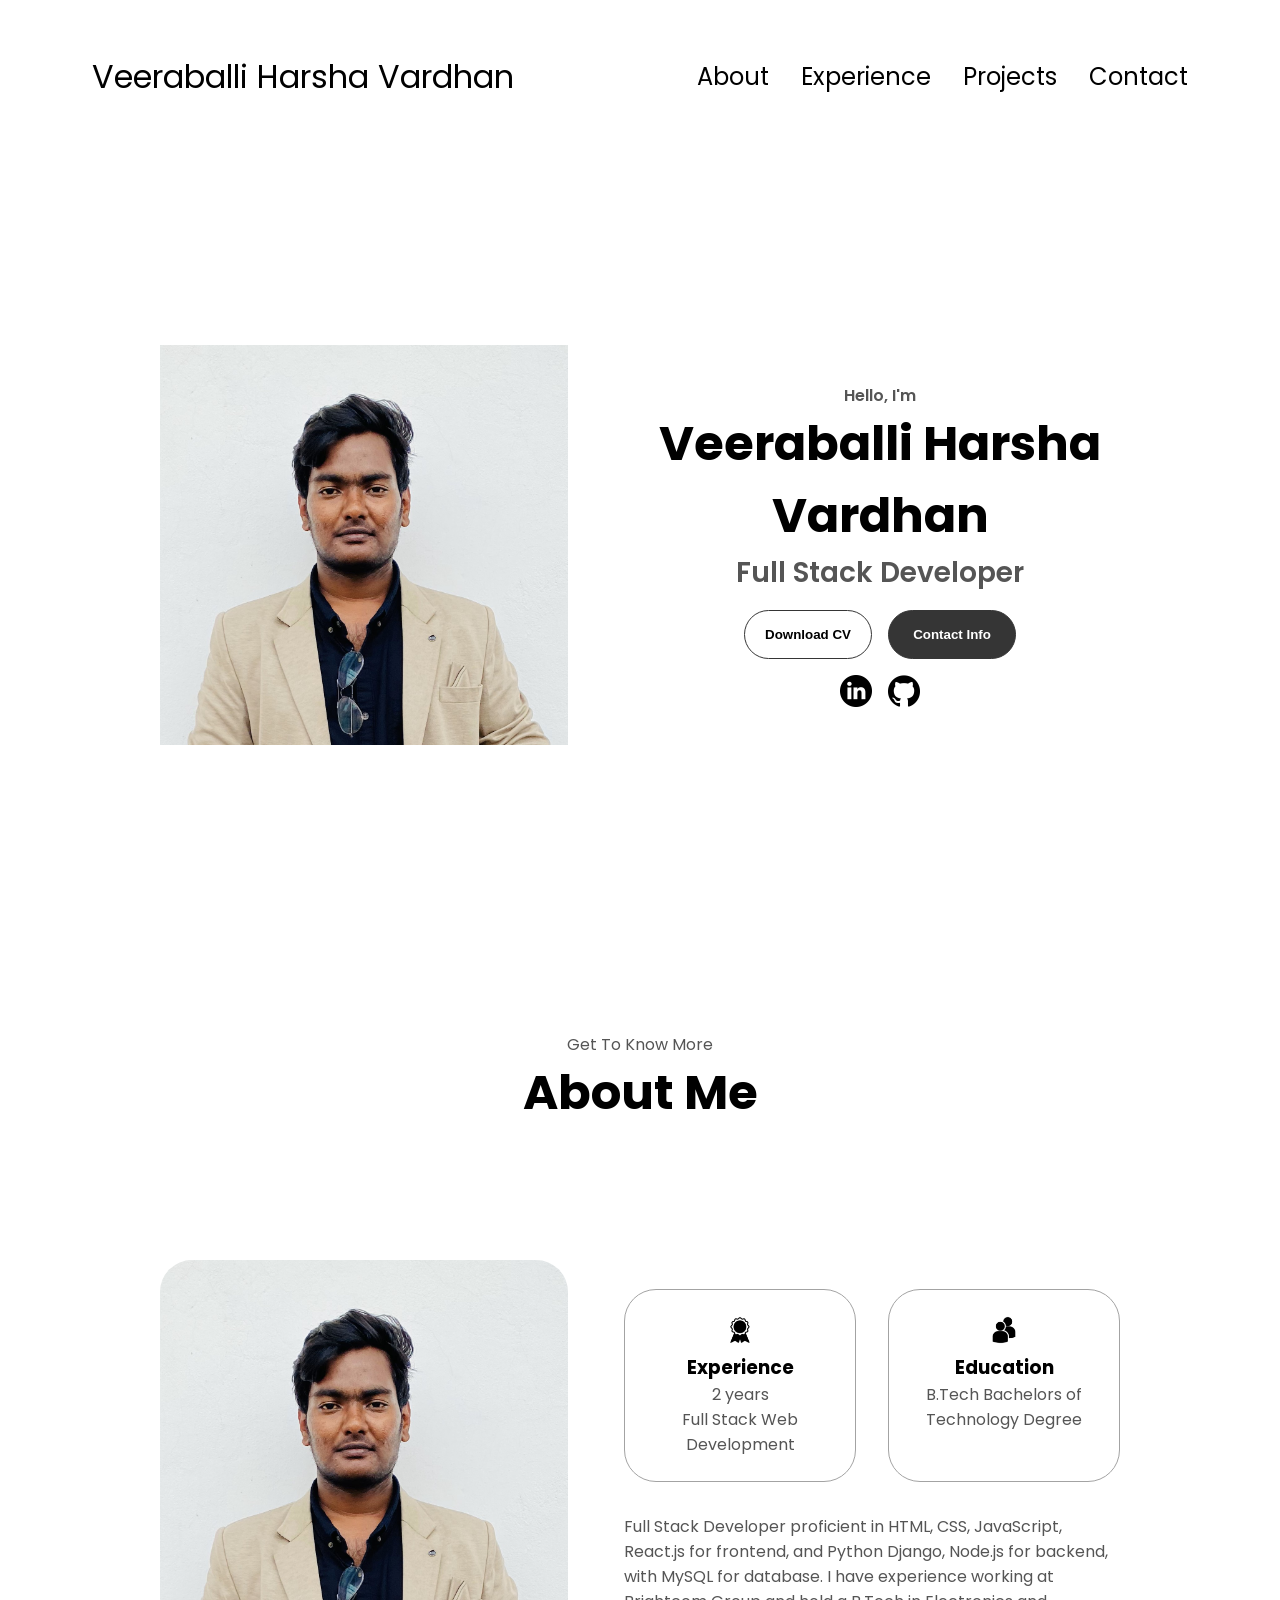
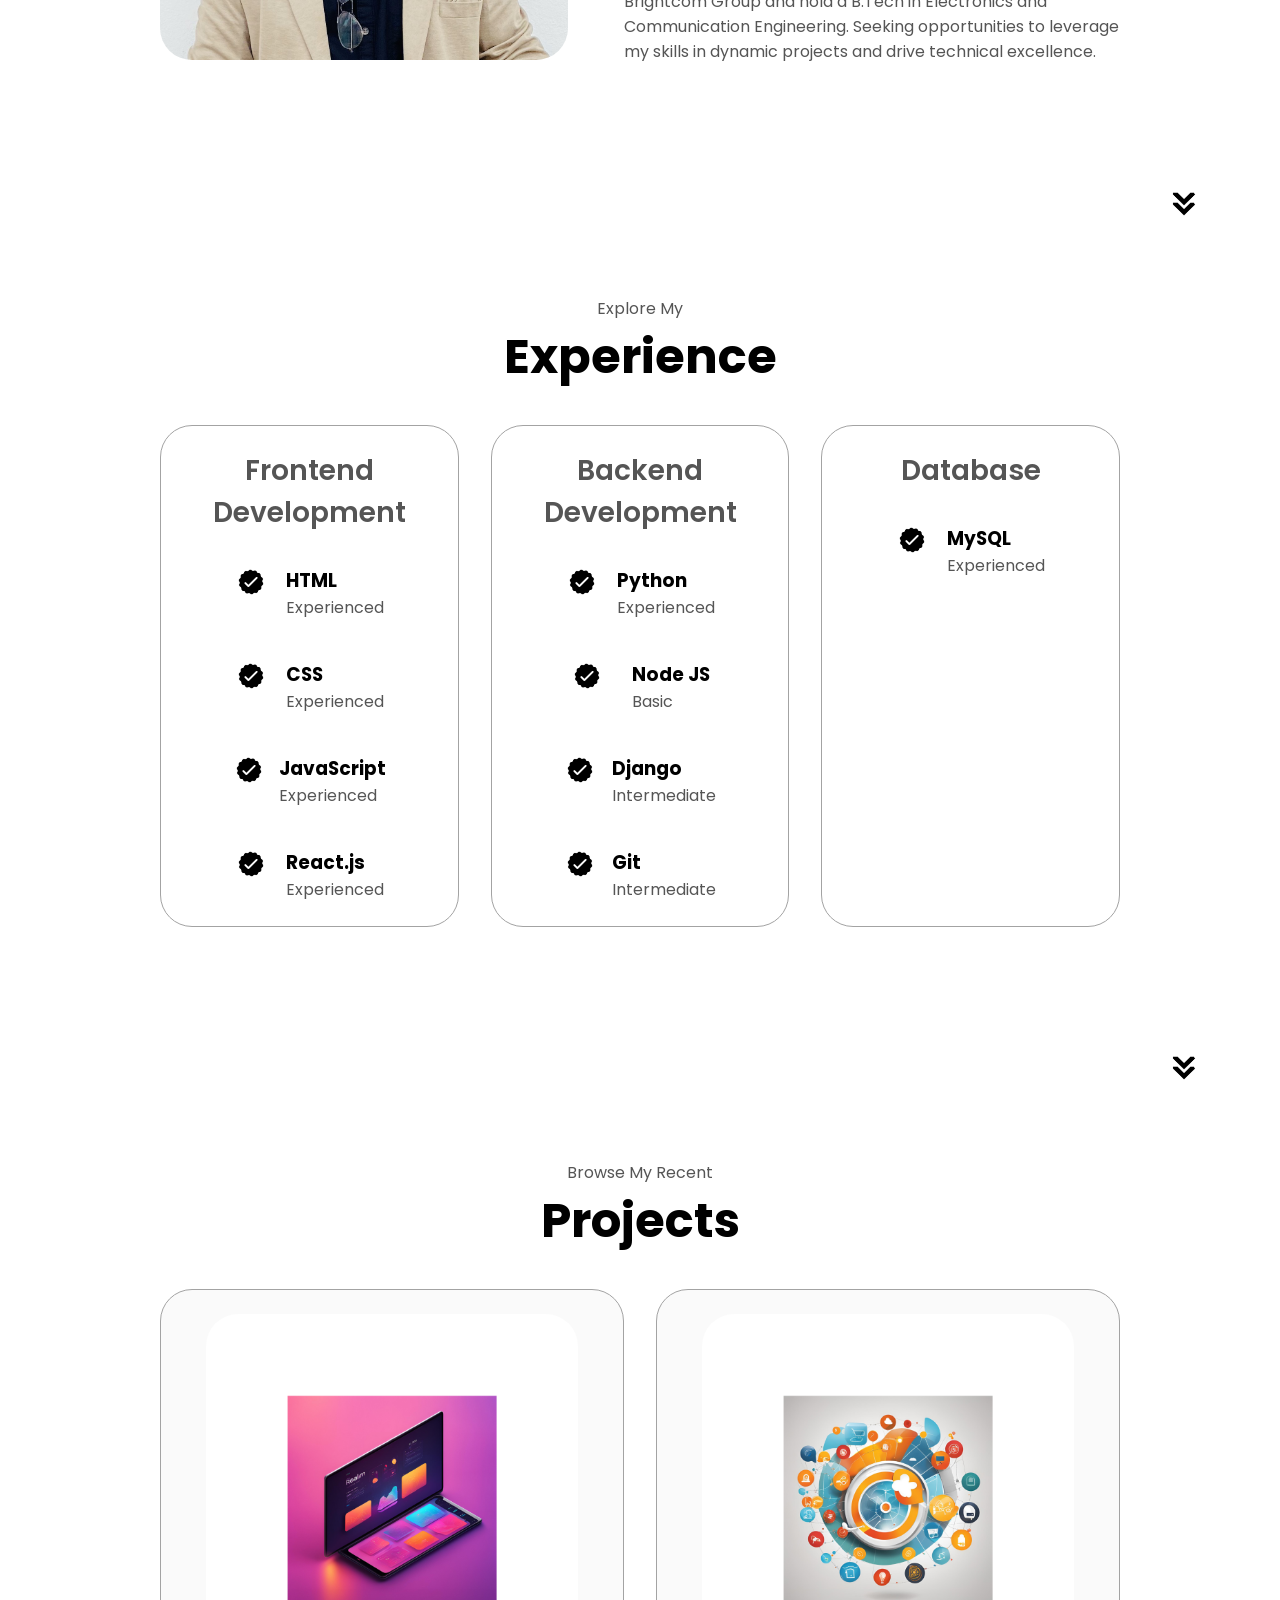
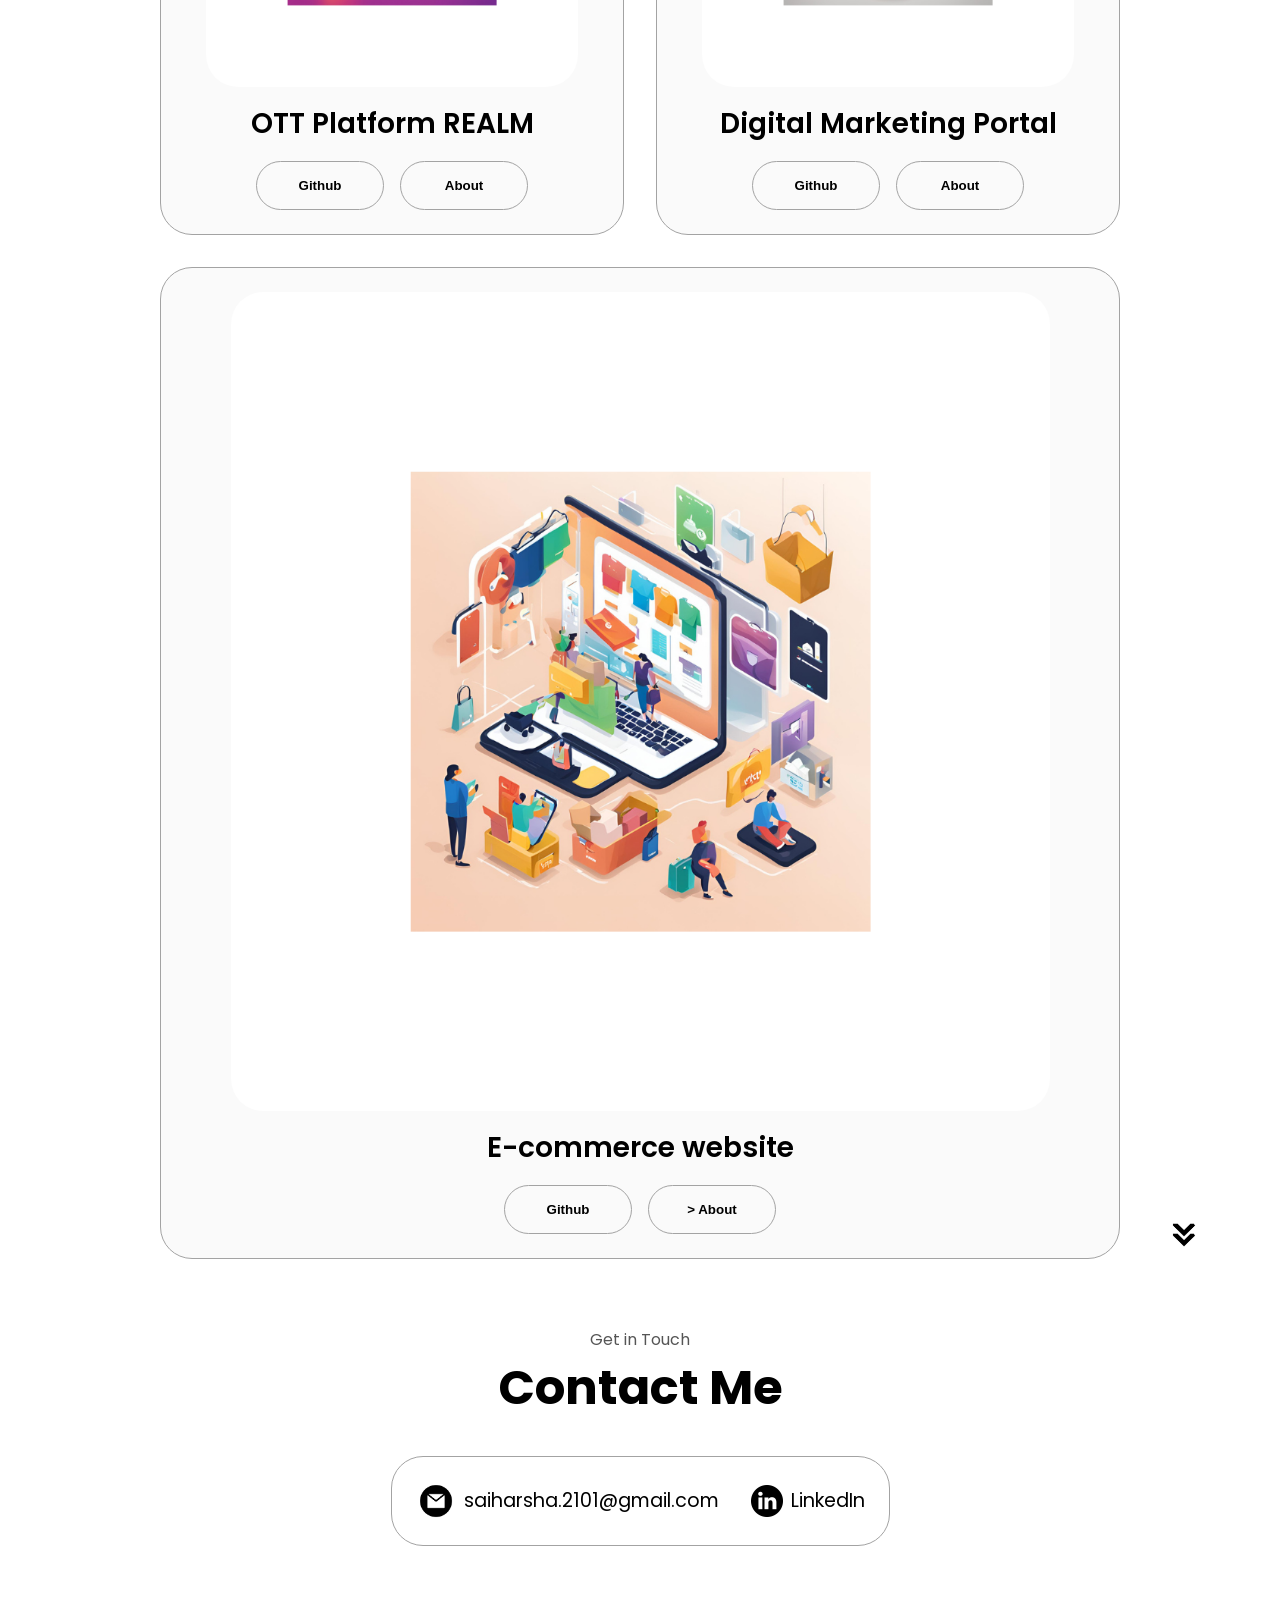
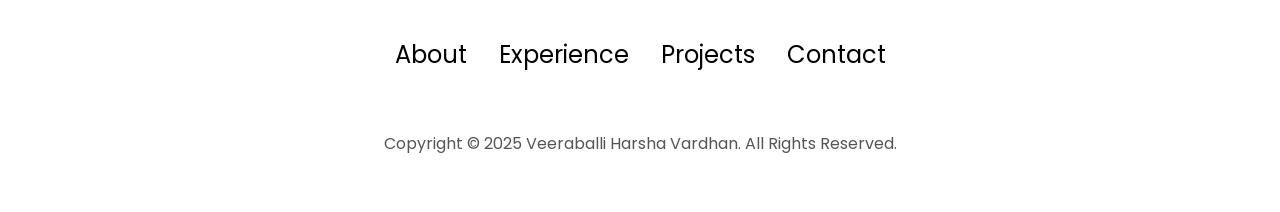
<file: index.html>
<!DOCTYPE html>
<html lang="en">
  <head>
    <meta charset="UTF-8" />
    <meta http-equiv="X-UA-Compatible" content="IE=edge" />
    <meta name="viewport" content="width=device-width, initial-scale=1.0" />
    <title>My Portfolio</title>
    <link rel="stylesheet" href="style.css" />
    <link rel="stylesheet" href="mediaqueries.css" />
  </head>
  <body>
    <nav id="desktop-nav">
      <div class="logo">Veeraballi Harsha Vardhan</div>
      <div>
        <ul class="nav-links">
          <li><a href="#about">About</a></li>
          <li><a href="#experience">Experience</a></li>
          <li><a href="#projects">Projects</a></li>
          <li><a href="#contact">Contact</a></li>
        </ul>
      </div>
    </nav>
    <nav id="hamburger-nav">
      <div class="logo">Veeraballi Harsha Vardhan</div>
      <div class="hamburger-menu">
        <div class="hamburger-icon" onclick="toggleMenu()">
          <span></span>
          <span></span>
          <span></span>
        </div>
        <div class="menu-links">
          <li><a href="#about" onclick="toggleMenu()">About</a></li>
          <li><a href="#experience" onclick="toggleMenu()">Experience</a></li>
          <li><a href="#projects" onclick="toggleMenu()">Projects</a></li>
          <li><a href="#contact" onclick="toggleMenu()">Contact</a></li>
        </div>
      </div>
    </nav>
    <section id="profile">
      <div class="section__pic-container">
        <img src="./assets/profile-pic.png" alt="Harsha profile picture" />
      </div>
      <div class="section__text">
        <p class="section__text__p1">Hello, I'm</p>
        <h1 class="title">Veeraballi Harsha Vardhan</h1>
        <p class="section__text__p2">Full Stack Developer </p>
        <div class="btn-container">
          <button
            class="btn btn-color-2"
            onclick="window.open('./assets/veeraballiharshavardhan_resume.pdf')"
          >
            Download CV
          </button>
          <button class="btn btn-color-1" onclick="location.href='./#contact'">
            Contact Info
          </button>
        </div>
        <div id="socials-container">
          <img
            src="./assets/linkedin.png"
            alt="My LinkedIn profile"
            class="icon"
            onclick="location.href='https://www.linkedin.com/in/veeraballi-harsha-vardhan-38965a172'"
          />
          <img
            src="./assets/github.png"
            alt="My Github profile"
            class="icon"
            onclick="location.href='https://github.com/harshavardhan999/'"
          />
        </div>
      </div>
    </section>
    <section id="about">
      <p class="section__text__p1">Get To Know More</p>
      <h1 class="title">About Me</h1>
      <div class="section-container">
        <div class="section__pic-container">
          <img
            src="./assets/profile-pic.png"
            alt="Profile picture"
            class="about-pic"
          />
        </div>
        <div class="about-details-container">
          <div class="about-containers">
            <div class="details-container">
              <img
                src="./assets/experience.png"
                alt="Experience icon"
                class="icon"
              />
              <h3>Experience</h3>
              <p>2 years <br />Full Stack Web Development</p>
            </div>
            <div class="details-container">
              <img
                src="./assets/education.png"
                alt="Education icon"
                class="icon"
              />
              <h3>Education</h3>
              <p>B.Tech Bachelors of Technology Degree</p>
            </div>
          </div>
          <div class="text-container">
            <p>
              Full Stack Developer proficient in HTML, CSS, JavaScript, React.js for frontend, 
              and Python Django, Node.js for backend, with MySQL for database. I have experience
              working at Brightcom Group and hold a B.Tech in Electronics and Communication Engineering.
              Seeking opportunities to leverage my skills in dynamic projects and drive technical
               excellence.
            </p>
          </div>
        </div>
      </div>
      <img
        src="./assets/arrow.png"
        alt="Arrow icon"
        class="icon arrow"
        onclick="location.href='./#experience'"
      />
    </section>
    <section id="experience">
      <p class="section__text__p1">Explore My</p>
      <h1 class="title">Experience</h1>
      <div class="experience-details-container">
        <div class="about-containers">
          <div class="details-container">
            <h2 class="experience-sub-title">Frontend Development</h2>
            <div class="article-container">
              <article>
                <img
                  src="./assets/checkmark.png"
                  alt="Experience icon"
                  class="icon"
                />
                <div>
                  <h3>HTML</h3>
                  <p>Experienced</p>
                </div>
              </article>
              <article>
                <img
                  src="./assets/checkmark.png"
                  alt="Experience icon"
                  class="icon"
                />
                <div>
                  <h3>CSS</h3>
                  <p>Experienced</p>
                </div>
              </article>
              <article>
                <img
                  src="./assets/checkmark.png"
                  alt="Experience icon"
                  class="icon"
                />
                <div>
                  <h3>JavaScript</h3>
                  <p>Experienced</p>
                </div>
              </article>
              <article>
                <img
                  src="./assets/checkmark.png"
                  alt="Experience icon"
                  class="icon"
                />
                <div>
                  <h3>React.js</h3>
                  <p>Experienced</p>
                </div>
              </article>
            </div>
          </div>
          <div class="details-container">
            <h2 class="experience-sub-title">Backend Development</h2>
            <div class="article-container">
              <article>
                <img
                  src="./assets/checkmark.png"
                  alt="Experience icon"
                  class="icon"
                />
                <div>
                  <h3>Python</h3>
                  <p>Experienced</p>
                </div>
              </article>
              <article>
                <img
                  src="./assets/checkmark.png"
                  alt="Experience icon"
                  class="icon"
                />
                <div>
                  <h3>Node JS</h3>
                  <p>Basic</p>
                </div>
              </article>
              <article>
                <img
                  src="./assets/checkmark.png"
                  alt="Experience icon"
                  class="icon"
                />
                <div>
                  <h3>Django</h3>
                  <p>Intermediate</p>
                </div>
              </article>
              <article>
                <img
                  src="./assets/checkmark.png"
                  alt="Experience icon"
                  class="icon"
                />
                <div>
                  <h3>Git</h3>
                  <p>Intermediate</p>
                </div>
              </article>
            </div>
          </div>
          <div class="details-container">
            <h2 class="experience-sub-title">Database</h2>
            <div class="article-container">
              <article>
                <img
                  src="./assets/checkmark.png"
                  alt="Experience icon"
                  class="icon"
                />
                <div>
                  <h3>MySQL</h3>
                  <p>Experienced</p>
                </div>
              </article>
        </div>
      </div>
      <img
        src="./assets/arrow.png"
        alt="Arrow icon"
        class="icon arrow"
        onclick="location.href='./#projects'"
      />
    </section>
    <section id="projects">
      <p class="section__text__p1">Browse My Recent</p>
      <h1 class="title">Projects</h1>
      <div class="experience-details-container">
        <div class="about-containers">
          <div class="details-container color-container">
            <div class="article-container">
              <img src="./assets/ott-pic.png" alt="Project 1" class="project-img" />
              <div class="project-description">
                <p>Realm is an OTT platform that provides a seamless streaming experience...</p>
              </div>
            </div>
            <h2 class="experience-sub-title project-title">OTT Platform REALM</h2>
            <div class="btn-container">
              <button class="btn btn-color-2 project-btn" onclick="location.href='https://github.com/'">
                Github
              </button>
              <button class="btn btn-color-2 project-btn about-btn">
                About
              </button>
            </div>
          </div>
          
          
          <div class="details-container color-container">
            <div class="article-container">
              <img
                src="./assets/digital-pic.png"
                alt="Project 2"
                class="project-img"
              />
              <div class="project-description">
                <p>This Digital Marketing Portal helps businesses manage their campaigns effectively...</p>
              </div>
            </div>
            <h2 class="experience-sub-title project-title">Digital Marketing Portal</h2>
            <div class="btn-container">
              <button
                class="btn btn-color-2 project-btn"
                onclick="location.href='https://github.com/harshavardhan999/Digital-Marketing-Portal.git'"
              >
                Github
              </button>
             
              <button class="btn btn-color-2 project-btn about-btn">
            About
              </button>
            </div>
          </div>
          <div class="details-container color-container">
            <div class="article-container">
              <img
                src="./assets/ecommerce-pic.png"
                alt="Project 3"
                class="project-img"
              />
              <div class="project-description">
                <p>This E-Commerce Website enables seamless online shopping with various features....</p>
              </div>
            </div>
            <h2 class="experience-sub-title project-title">E-commerce website</h2>
            <div class="btn-container">
              <button
                class="btn btn-color-2 project-btn"
                onclick="location.href='https://github.com/harshavardhan999/Ekart-project.git'"
              >
                Github
              </button>
              <button class="btn btn-color-2 project-btn about-btn"></buttonclass>>
               About
              </button>
            </div>
          </div>
        </div>
      </div>
      <img
        src="./assets/arrow.png"
        alt="Arrow icon"
        class="icon arrow"
        onclick="location.href='./#contact'"
      />
    </section>
    <section id="contact">
      <p class="section__text__p1">Get in Touch</p>
      <h1 class="title">Contact Me</h1>
      <div class="contact-info-upper-container">
        <div class="contact-info-container">
          <img
            src="./assets/email.png"
            alt="Email icon"
            class="icon contact-icon email-icon"
          />
          <p><a href="mailto:examplemail@gmail.com">saiharsha.2101@gmail.com</a></p>
        </div>
        <div class="contact-info-container">
          <img
            src="./assets/linkedin.png"
            alt="LinkedIn icon"
            class="icon contact-icon"
          />
          <p><a href="https://www.linkedin.com/in/veeraballi-harsha-vardhan-38965a172">LinkedIn</a></p>
        </div>
      </div>
    </section>
    <footer>
      <nav>
        <div class="nav-links-container">
          <ul class="nav-links">
            <li><a href="#about">About</a></li>
            <li><a href="#experience">Experience</a></li>
            <li><a href="#projects">Projects</a></li>
            <li><a href="#contact">Contact</a></li>
          </ul>
        </div>
      </nav>
      <p>Copyright &#169; 2025 Veeraballi Harsha Vardhan. All Rights Reserved.</p>
    </footer>
    <script src="script.js"></script>
  </body>
</html>
</file>
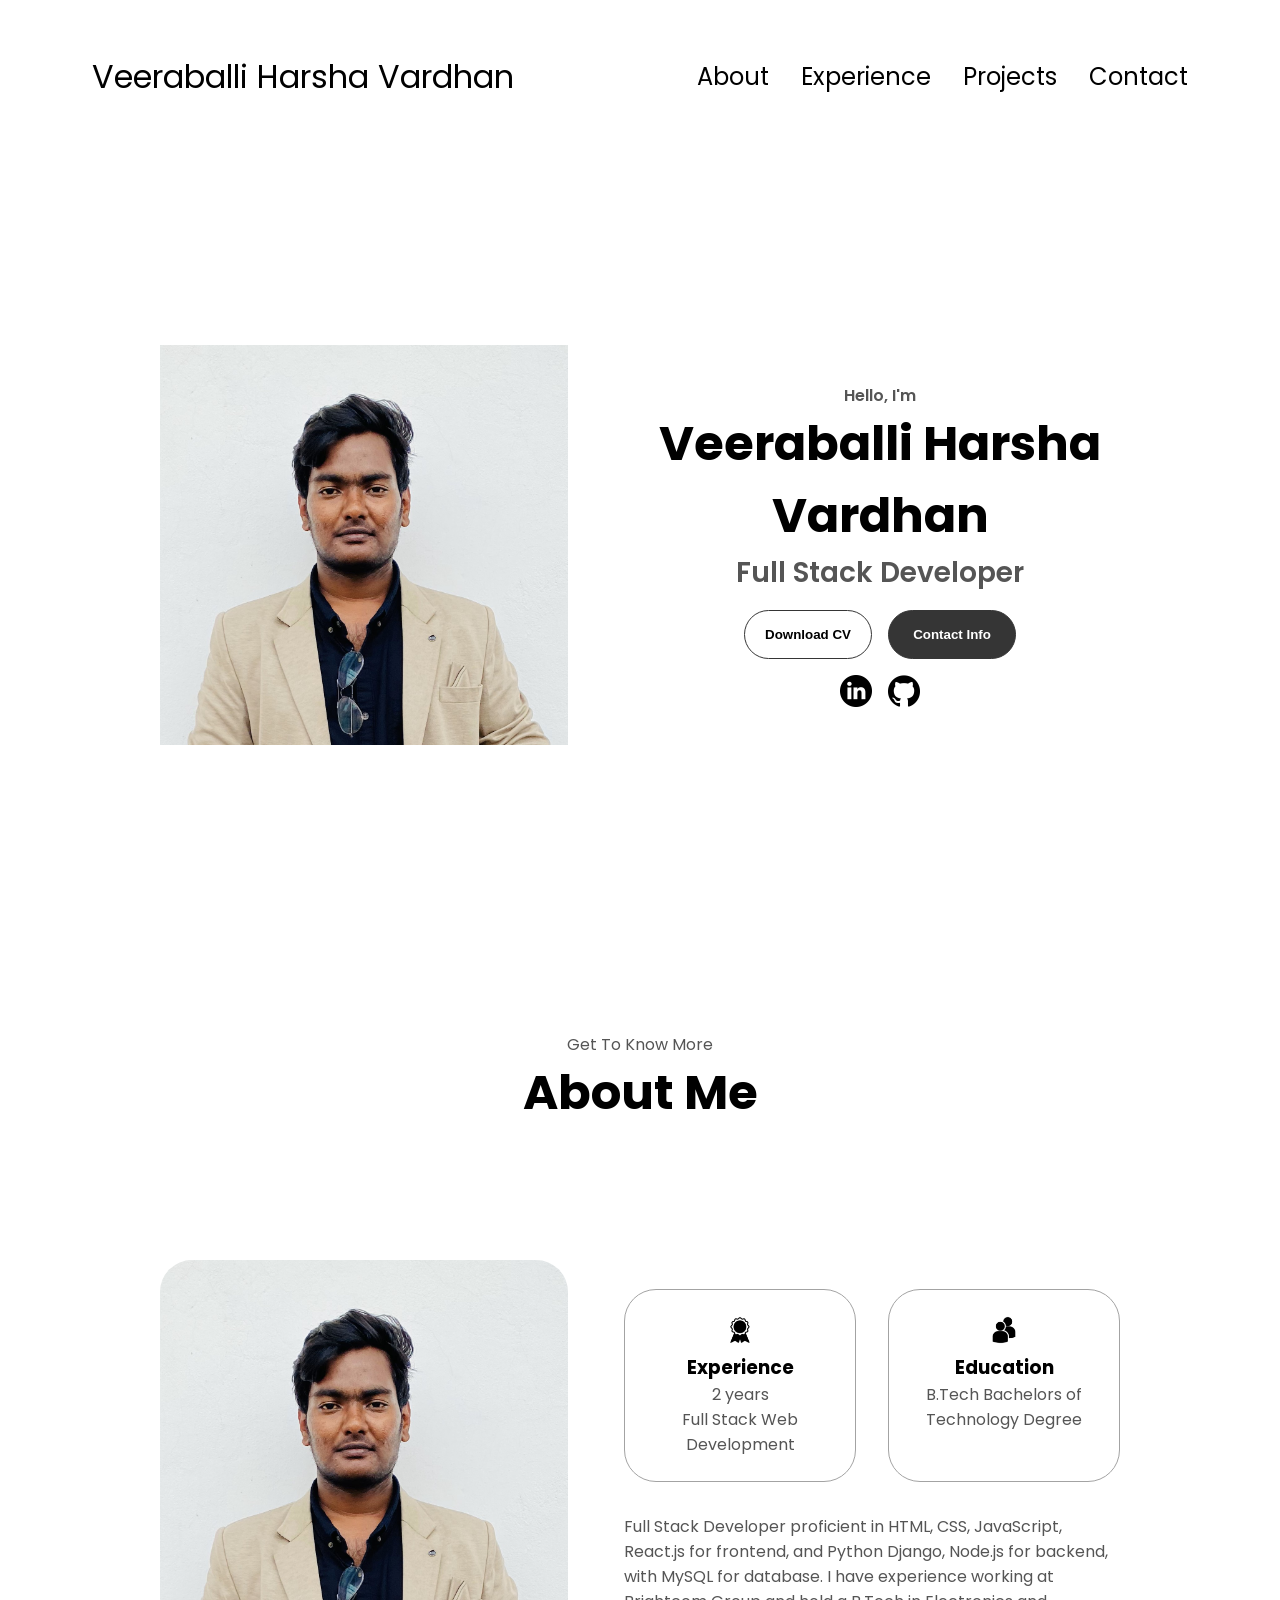
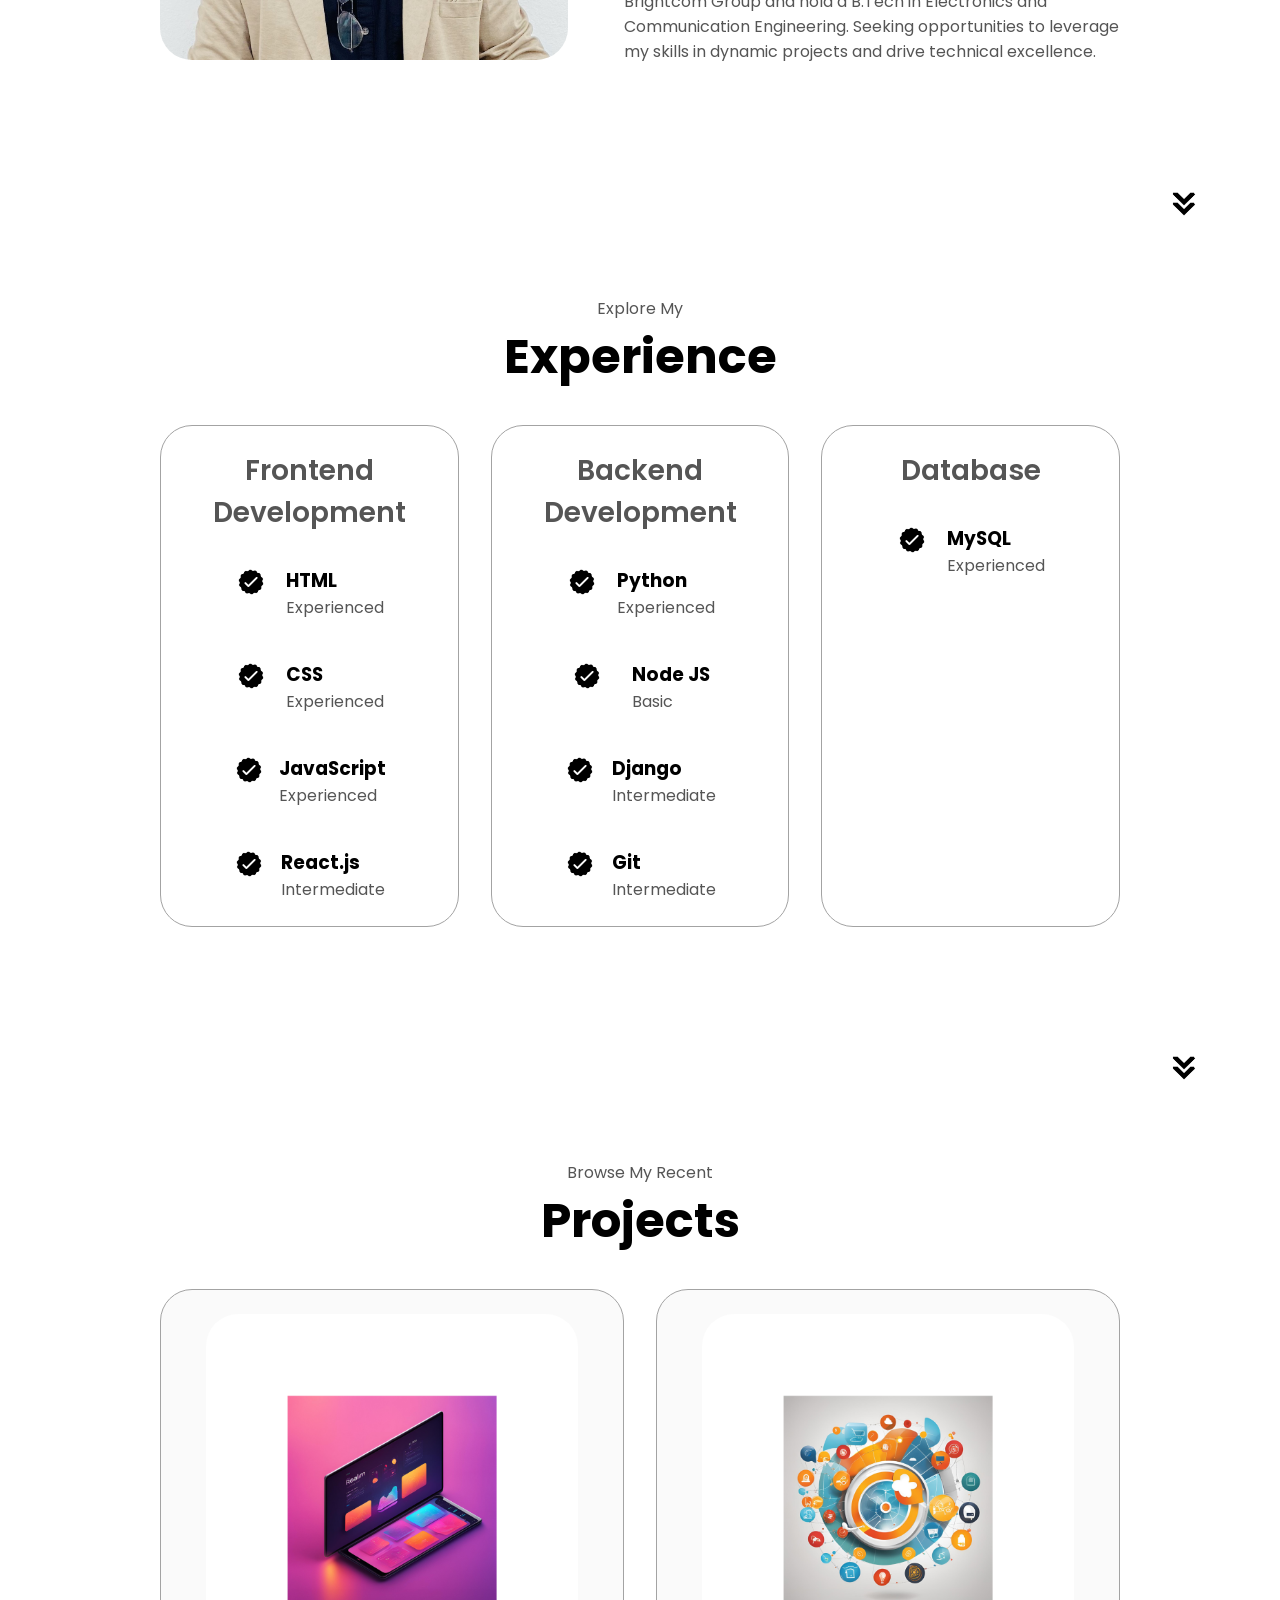
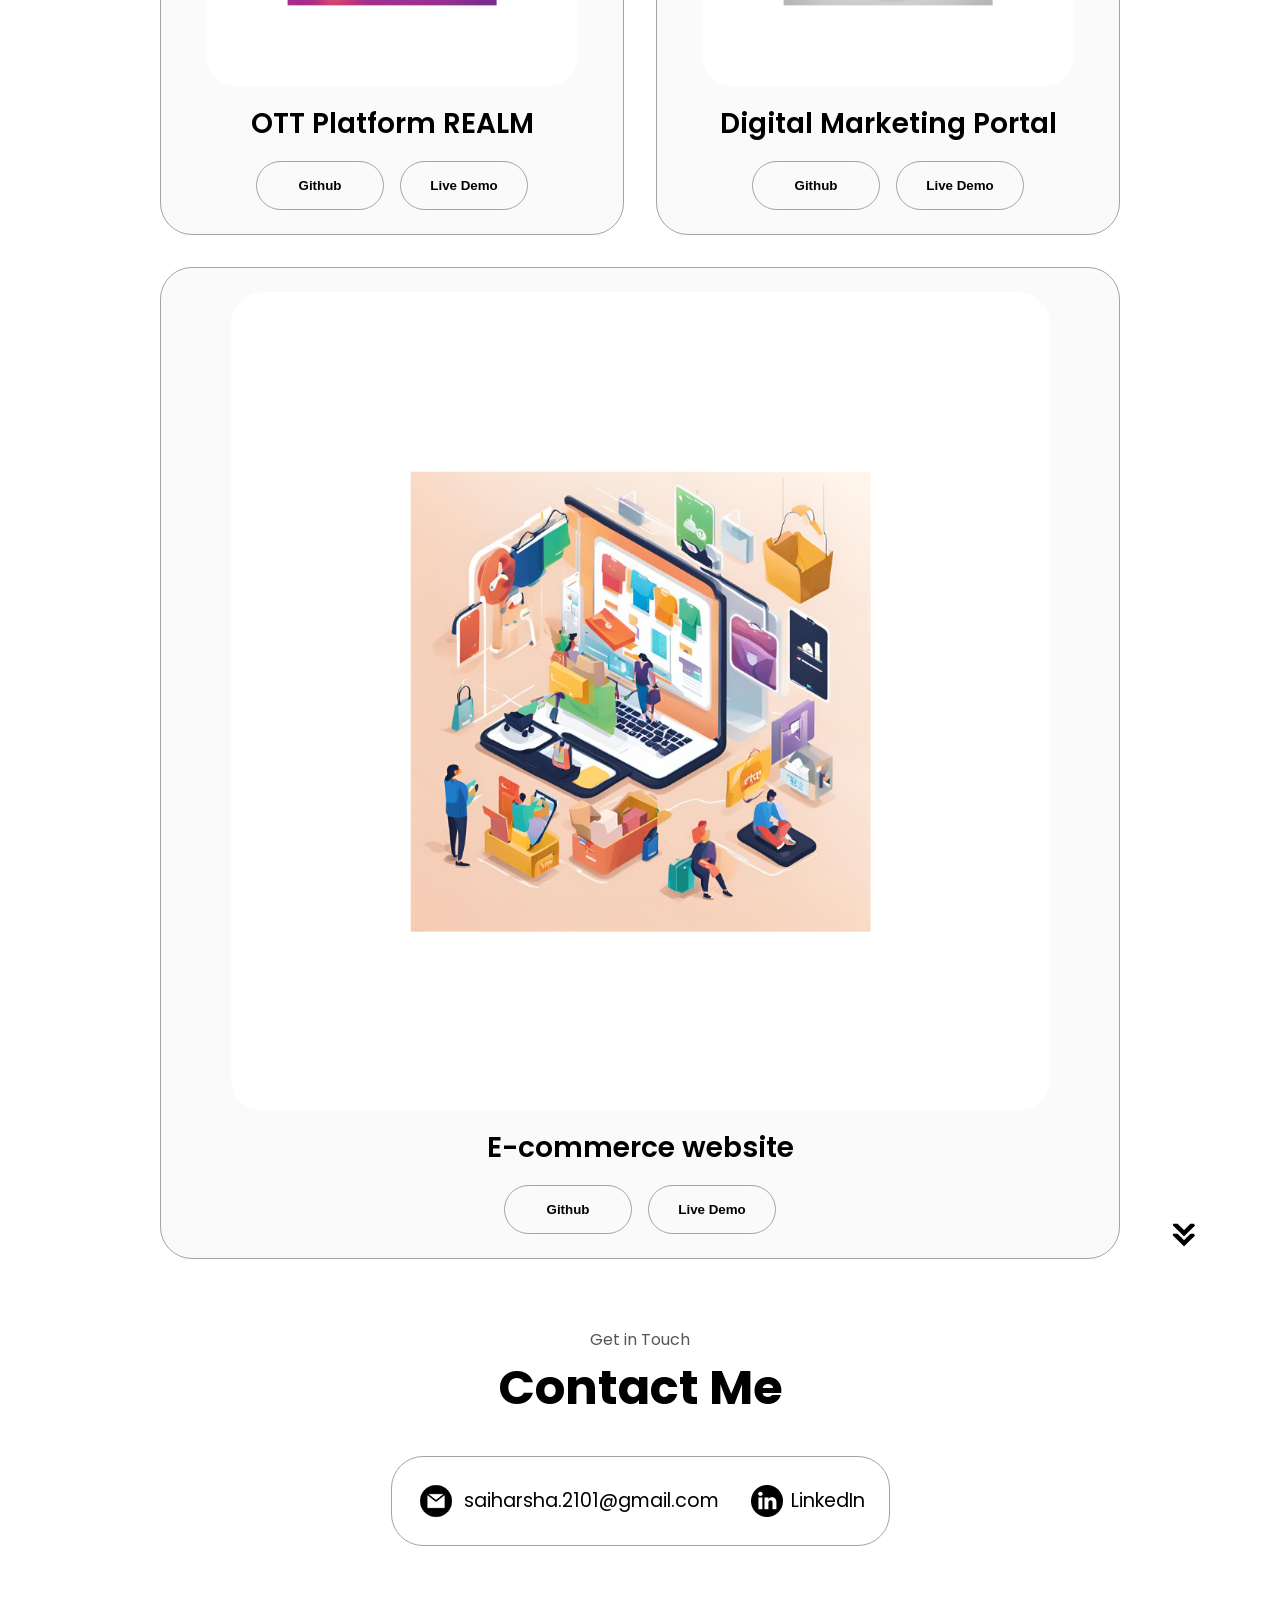
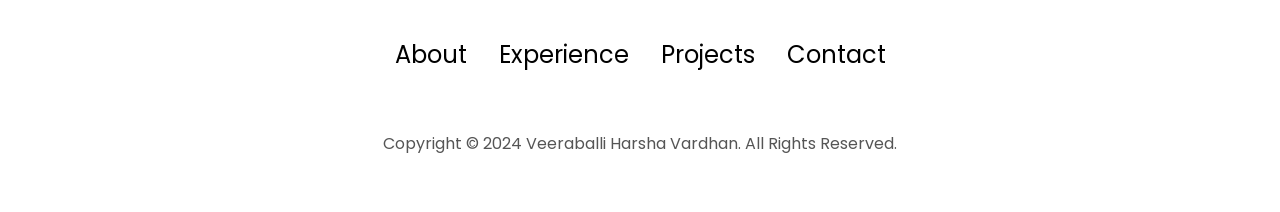
<file: portfolio/index.html>
<!DOCTYPE html>
<html lang="en">
  <head>
    <meta charset="UTF-8" />
    <meta http-equiv="X-UA-Compatible" content="IE=edge" />
    <meta name="viewport" content="width=device-width, initial-scale=1.0" />
    <title>My Portfolio</title>
    <link rel="stylesheet" href="style.css" />
    <link rel="stylesheet" href="mediaqueries.css" />
  </head>
  <body>
    <nav id="desktop-nav">
      <div class="logo">Veeraballi Harsha Vardhan</div>
      <div>
        <ul class="nav-links">
          <li><a href="#about">About</a></li>
          <li><a href="#experience">Experience</a></li>
          <li><a href="#projects">Projects</a></li>
          <li><a href="#contact">Contact</a></li>
        </ul>
      </div>
    </nav>
    <nav id="hamburger-nav">
      <div class="logo">Veeraballi Harsha Vardhan</div>
      <div class="hamburger-menu">
        <div class="hamburger-icon" onclick="toggleMenu()">
          <span></span>
          <span></span>
          <span></span>
        </div>
        <div class="menu-links">
          <li><a href="#about" onclick="toggleMenu()">About</a></li>
          <li><a href="#experience" onclick="toggleMenu()">Experience</a></li>
          <li><a href="#projects" onclick="toggleMenu()">Projects</a></li>
          <li><a href="#contact" onclick="toggleMenu()">Contact</a></li>
        </div>
      </div>
    </nav>
    <section id="profile">
      <div class="section__pic-container">
        <img src="./assets/profile-pic.png" alt="Harsha profile picture" />
      </div>
      <div class="section__text">
        <p class="section__text__p1">Hello, I'm</p>
        <h1 class="title">Veeraballi Harsha Vardhan</h1>
        <p class="section__text__p2">Full Stack Developer </p>
        <div class="btn-container">
          <button
            class="btn btn-color-2"
            onclick="window.open('./assets/veeraballiharshavardhan_resume.pdf')"
          >
            Download CV
          </button>
          <button class="btn btn-color-1" onclick="location.href='./#contact'">
            Contact Info
          </button>
        </div>
        <div id="socials-container">
          <img
            src="./assets/linkedin.png"
            alt="My LinkedIn profile"
            class="icon"
            onclick="location.href='https://linkedin.com/'"
          />
          <img
            src="./assets/github.png"
            alt="My Github profile"
            class="icon"
            onclick="location.href='https://github.com/'"
          />
        </div>
      </div>
    </section>
    <section id="about">
      <p class="section__text__p1">Get To Know More</p>
      <h1 class="title">About Me</h1>
      <div class="section-container">
        <div class="section__pic-container">
          <img
            src="./assets/profile-pic.png"
            alt="Profile picture"
            class="about-pic"
          />
        </div>
        <div class="about-details-container">
          <div class="about-containers">
            <div class="details-container">
              <img
                src="./assets/experience.png"
                alt="Experience icon"
                class="icon"
              />
              <h3>Experience</h3>
              <p>2 years <br />Full Stack Web Development</p>
            </div>
            <div class="details-container">
              <img
                src="./assets/education.png"
                alt="Education icon"
                class="icon"
              />
              <h3>Education</h3>
              <p>B.Tech Bachelors of Technology Degree</p>
            </div>
          </div>
          <div class="text-container">
            <p>
              Full Stack Developer proficient in HTML, CSS, JavaScript, React.js for frontend, 
              and Python Django, Node.js for backend, with MySQL for database. I have experience
              working at Brightcom Group and hold a B.Tech in Electronics and Communication Engineering.
              Seeking opportunities to leverage my skills in dynamic projects and drive technical
               excellence.
            </p>
          </div>
        </div>
      </div>
      <img
        src="./assets/arrow.png"
        alt="Arrow icon"
        class="icon arrow"
        onclick="location.href='./#experience'"
      />
    </section>
    <section id="experience">
      <p class="section__text__p1">Explore My</p>
      <h1 class="title">Experience</h1>
      <div class="experience-details-container">
        <div class="about-containers">
          <div class="details-container">
            <h2 class="experience-sub-title">Frontend Development</h2>
            <div class="article-container">
              <article>
                <img
                  src="./assets/checkmark.png"
                  alt="Experience icon"
                  class="icon"
                />
                <div>
                  <h3>HTML</h3>
                  <p>Experienced</p>
                </div>
              </article>
              <article>
                <img
                  src="./assets/checkmark.png"
                  alt="Experience icon"
                  class="icon"
                />
                <div>
                  <h3>CSS</h3>
                  <p>Experienced</p>
                </div>
              </article>
              <article>
                <img
                  src="./assets/checkmark.png"
                  alt="Experience icon"
                  class="icon"
                />
                <div>
                  <h3>JavaScript</h3>
                  <p>Experienced</p>
                </div>
              </article>
              <article>
                <img
                  src="./assets/checkmark.png"
                  alt="Experience icon"
                  class="icon"
                />
                <div>
                  <h3>React.js</h3>
                  <p>Intermediate</p>
                </div>
              </article>
            </div>
          </div>
          <div class="details-container">
            <h2 class="experience-sub-title">Backend Development</h2>
            <div class="article-container">
              <article>
                <img
                  src="./assets/checkmark.png"
                  alt="Experience icon"
                  class="icon"
                />
                <div>
                  <h3>Python</h3>
                  <p>Experienced</p>
                </div>
              </article>
              <article>
                <img
                  src="./assets/checkmark.png"
                  alt="Experience icon"
                  class="icon"
                />
                <div>
                  <h3>Node JS</h3>
                  <p>Basic</p>
                </div>
              </article>
              <article>
                <img
                  src="./assets/checkmark.png"
                  alt="Experience icon"
                  class="icon"
                />
                <div>
                  <h3>Django</h3>
                  <p>Intermediate</p>
                </div>
              </article>
              <article>
                <img
                  src="./assets/checkmark.png"
                  alt="Experience icon"
                  class="icon"
                />
                <div>
                  <h3>Git</h3>
                  <p>Intermediate</p>
                </div>
              </article>
            </div>
          </div>
          <div class="details-container">
            <h2 class="experience-sub-title">Database</h2>
            <div class="article-container">
              <article>
                <img
                  src="./assets/checkmark.png"
                  alt="Experience icon"
                  class="icon"
                />
                <div>
                  <h3>MySQL</h3>
                  <p>Experienced</p>
                </div>
              </article>
        </div>
      </div>
      <img
        src="./assets/arrow.png"
        alt="Arrow icon"
        class="icon arrow"
        onclick="location.href='./#projects'"
      />
    </section>
    <section id="projects">
      <p class="section__text__p1">Browse My Recent</p>
      <h1 class="title">Projects</h1>
      <div class="experience-details-container">
        <div class="about-containers">
          <div class="details-container color-container">
            <div class="article-container">
              <img
                src="./assets/ott-pic.png"
                alt="Project 1"
                class="project-img"
              />
            </div>
            <h2 class="experience-sub-title project-title">OTT Platform REALM</h2>
            <div class="btn-container">
              <button
                class="btn btn-color-2 project-btn"
                onclick="location.href='https://github.com/'"
              >
                Github
              </button>
              <button
                class="btn btn-color-2 project-btn"
                onclick="location.href='https://github.com/'"
              >
                Live Demo
              </button>
            </div>
          </div>
          <div class="details-container color-container">
            <div class="article-container">
              <img
                src="./assets/digital-pic.png"
                alt="Project 2"
                class="project-img"
              />
            </div>
            <h2 class="experience-sub-title project-title">Digital Marketing Portal</h2>
            <div class="btn-container">
              <button
                class="btn btn-color-2 project-btn"
                onclick="location.href='https://github.com/'"
              >
                Github
              </button>
              <button
                class="btn btn-color-2 project-btn"
                onclick="location.href='https://github.com/'"
              >
                Live Demo
              </button>
            </div>
          </div>
          <div class="details-container color-container">
            <div class="article-container">
              <img
                src="./assets/ecommerce-pic.png"
                alt="Project 3"
                class="project-img"
              />
            </div>
            <h2 class="experience-sub-title project-title">E-commerce website</h2>
            <div class="btn-container">
              <button
                class="btn btn-color-2 project-btn"
                onclick="location.href='https://github.com/'"
              >
                Github
              </button>
              <button
                class="btn btn-color-2 project-btn"
                onclick="location.href='https://github.com/'"
              >
                Live Demo
              </button>
            </div>
          </div>
        </div>
      </div>
      <img
        src="./assets/arrow.png"
        alt="Arrow icon"
        class="icon arrow"
        onclick="location.href='./#contact'"
      />
    </section>
    <section id="contact">
      <p class="section__text__p1">Get in Touch</p>
      <h1 class="title">Contact Me</h1>
      <div class="contact-info-upper-container">
        <div class="contact-info-container">
          <img
            src="./assets/email.png"
            alt="Email icon"
            class="icon contact-icon email-icon"
          />
          <p><a href="mailto:examplemail@gmail.com">saiharsha.2101@gmail.com</a></p>
        </div>
        <div class="contact-info-container">
          <img
            src="./assets/linkedin.png"
            alt="LinkedIn icon"
            class="icon contact-icon"
          />
          <p><a href="https://www.linkedin.com">LinkedIn</a></p>
        </div>
      </div>
    </section>
    <footer>
      <nav>
        <div class="nav-links-container">
          <ul class="nav-links">
            <li><a href="#about">About</a></li>
            <li><a href="#experience">Experience</a></li>
            <li><a href="#projects">Projects</a></li>
            <li><a href="#contact">Contact</a></li>
          </ul>
        </div>
      </nav>
      <p>Copyright &#169; 2024 Veeraballi Harsha Vardhan. All Rights Reserved.</p>
    </footer>
    <script src="script.js"></script>
  </body>
</html>
</file>
<file: style.css>
/* GENERAL */

@import url("https://fonts.googleapis.com/css2?family=Poppins:wght@300;400;500;600&display=swap");

* {
  margin: 0;
  padding: 0;
}

body {
  font-family: "Poppins", sans-serif;
}

html {
  scroll-behavior: smooth;
}

p {
  color: rgb(85, 85, 85);
}

/* TRANSITION */

a,
.btn {
  transition: all 300ms ease;
}

/* DESKTOP NAV */

nav,
.nav-links {
  display: flex;
}

nav {
  justify-content: space-around;
  align-items: center;
  height: 17vh;
}

.nav-links {
  gap: 2rem;
  list-style: none;
  font-size: 1.5rem;
}

a {
  color: black;
  text-decoration: none;
  text-decoration-color: white;
}

a:hover {
  color: grey;
  text-decoration: underline;
  text-underline-offset: 1rem;
  text-decoration-color: rgb(181, 181, 181);
}

.logo {
  font-size: 2rem;
}

.logo:hover {
  cursor: default;
}

/* HAMBURGER MENU */

#hamburger-nav {
  display: none;
}

.hamburger-menu {
  position: relative;
  display: inline-block;
}

.hamburger-icon {
  display: flex;
  flex-direction: column;
  justify-content: space-between;
  height: 24px;
  width: 30px;
  cursor: pointer;
}

.hamburger-icon span {
  width: 100%;
  height: 2px;
  background-color: black;
  transition: all 0.3 ease-in-out;
}

.menu-links {
  position: absolute;
  top: 100%;
  right: 0;
  background-color: white;
  width: fit-content;
  max-height: 0;
  overflow: hidden;
  transition: all 0.3 ease-in-out;
}

.menu-links a {
  display: block;
  padding: 10px;
  text-align: center;
  font-size: 1.5rem;
  color: black;
  text-decoration: none;
  transition: all 0.3 ease-in-out;
}

.menu-links li {
  list-style: none;
}

.menu-links.open {
  max-height: 300px;
}

.hamburger-icon.open span:first-child {
  transform: rotate(45deg) translate(10px, 5px);
}

.hamburger-icon.open span:nth-child(2) {
  opacity: 0;
}

.hamburger-icon.open span:last-child {
  transform: rotate(-45deg) translate(10px, -5px);
}

.hamburger-icon span:first-child {
  transform: none;
}

.hamburger-icon span:first-child {
  opacity: 1;
}

.hamburger-icon span:first-child {
  transform: none;
}

/* SECTIONS */

section {
  padding-top: 4vh;
  height: 96vh;
  margin: 0 10rem;
  box-sizing: border-box;
  min-height: fit-content;
}

.section-container {
  display: flex;
}

/* PROFILE SECTION */

#profile {
  display: flex;
  justify-content: center;
  gap: 5rem;
  height: 80vh;
  
}

.section__pic-container {
  display: flex;
  height: 400px;
  width: 400px;
  margin: auto 0;
 
}

.section__text {
  align-self: center;
  text-align: center;
}

.section__text p {
  font-weight: 600;
}

.section__text__p1 {
  text-align: center;
}

.section__text__p2 {
  font-size: 1.75rem;
  margin-bottom: 1rem;
}

.title {
  font-size: 3rem;
  text-align: center;
}

#socials-container {
  display: flex;
  justify-content: center;
  margin-top: 1rem;
  gap: 1rem;
}

/* ICONS */

.icon {
  cursor: pointer;
  height: 2rem;
}

/* BUTTONS */

.btn-container {
  display: flex;
  justify-content: center;
  gap: 1rem;
}

.btn {
  font-weight: 600;
  transition: all 300ms ease;
  padding: 1rem;
  width: 8rem;
  border-radius: 2rem;
}

.btn-color-1,
.btn-color-2 {
  border: rgb(53, 53, 53) 0.1rem solid;
}

.btn-color-1:hover,
.btn-color-2:hover {
  cursor: pointer;
}

.btn-color-1,
.btn-color-2:hover {
  background: rgb(53, 53, 53);
  color: white;
}

.btn-color-1:hover {
  background: rgb(0, 0, 0);
}

.btn-color-2 {
  background: none;
}

.btn-color-2:hover {
  border: rgb(255, 255, 255) 0.1rem solid;
}

.btn-container {
  gap: 1rem;
}

/* ABOUT SECTION */

#about {
  position: relative;
}

.about-containers {
  gap: 2rem;
  margin-bottom: 2rem;
  margin-top: 2rem;
}

.about-details-container {
  justify-content: center;
  flex-direction: column;
}

.about-containers,
.about-details-container {
  display: flex;
}

.about-pic {
  border-radius: 2rem;
}

.arrow {
  position: absolute;
  right: -5rem;
  bottom: 2.5rem;
}

.details-container {
  padding: 1.5rem;
  flex: 1;
  background: white;
  border-radius: 2rem;
  border: rgb(53, 53, 53) 0.1rem solid;
  border-color: rgb(163, 163, 163);
  text-align: center;
}

.section-container {
  gap: 4rem;
  height: 80%;
}

.section__pic-container {
  height: 400px;
  width: 400px;
  margin: auto 0;
}

/* EXPERIENCE SECTION */

#experience {
  position: relative;
}

.experience-sub-title {
  color: rgb(85, 85, 85);
  font-weight: 600;
  font-size: 1.75rem;
  margin-bottom: 2rem;
}

.experience-details-container {
  display: flex;
  justify-content: center;
  flex-direction: column;
}

.article-container {
  display: flex;
  text-align: initial;
  flex-wrap: wrap;
  flex-direction: row;
  gap: 2.5rem;
  justify-content: space-around;
}

article {
  display: flex;
  width: 10rem;
  justify-content: space-around;
  gap: 0.5rem;
}

article .icon {
  cursor: default;
}

/* PROJECTS SECTION */

#projects {
  position: relative;
}

.color-container {
  border-color: rgb(163, 163, 163);
  background: rgb(250, 250, 250);
}

.project-img {
  border-radius: 2rem;
  width: 90%;
  height: 90%;
}

.project-title {
  margin: 1rem;
  color: black;
}

.project-btn {
  color: black;
  border-color: rgb(163, 163, 163);
}

/* CONTACT */

#contact {
  display: flex;
  justify-content: center;
  flex-direction: column;
  height: 70vh;
}

.contact-info-upper-container {
  display: flex;
  justify-content: center;
  border-radius: 2rem;
  border: rgb(53, 53, 53) 0.1rem solid;
  border-color: rgb(163, 163, 163);
  background: (250, 250, 250);
  margin: 2rem auto;
  padding: 0.5rem;
}

.contact-info-container {
  display: flex;
  align-items: center;
  justify-content: center;
  gap: 0.5rem;
  margin: 1rem;
}

.contact-info-container p {
  font-size: larger;
}

.contact-icon {
  cursor: default;
}

.email-icon {
  height: 2.5rem;
}

/* FOOTER SECTION */

footer {
  height: 26vh;
  margin: 0 1rem;
}

footer p {
  text-align: center;
}
.project-description {
  position: absolute;
  top: 50%;
  left: 50%;
  transform: translate(-50%, -50%); /* Centering */
  width: 90%; /* Adjust width to fit text */
  max-width: 80%; /* Limit max width */
  height: auto; /* Adjust height dynamically */
  background: rgba(255, 255, 255, 0.85); /* Dark background for readability */
  color: rgb(0, 0, 0);
  display: flex;
  justify-content: center;
  align-items: center;
  text-align: center;
  padding: 20px;
  font-size: 1.1rem;
  border-radius: 10px; /* Smooth corners */
  display: none; /* Initially hidden */
}

.article-container {
  position: relative;
  overflow: hidden;
}
</file>
<file: mediaqueries.css>
@media screen and (max-width: 1400px) {
  #profile {
    height: 83vh;
    margin-bottom: 6rem;
  }
  .about-containers {
    flex-wrap: wrap;
  }
  #contact,
  #projects {
    height: fit-content;
  }
}

@media screen and (max-width: 1200px) {
  #desktop-nav {
    display: none;
  }
  #hamburger-nav {
    display: flex;
  }
  #experience,
  .experience-details-container {
    margin-top: 2rem;
  }
  #profile,
  .section-container {
    display: block;
  }
  .arrow {
    display: none;
  }
  section,
  .section-container {
    height: fit-content;
  }
  section {
    margin: 0 5%;
  }
  .section__pic-container {
    width: 275px;
    height: 275px;
    margin: 0 auto 2rem;
  }
  .about-containers {
    margin-top: 0;
  }
}

@media screen and (max-width: 600px) {
  #contact,
  footer {
    height: 40vh;
  }
  #profile {
    height: 83vh;
    margin-bottom: 0;
  }
  article {
    font-size: 1rem;
  }
  footer nav {
    height: fit-content;
    margin-bottom: 2rem;
  }
  .about-containers,
  .contact-info-upper-container,
  .btn-container {
    flex-wrap: wrap;
  }
  .contact-info-container {
    margin: 0;
  }
  .contact-info-container p,
  .nav-links li a {
    font-size: 1rem;
  }
  .experience-sub-title {
    font-size: 1.25rem;
  }
  .logo {
    font-size: 1.5rem;
  }
  .nav-links {
    flex-direction: column;
    gap: 0.5rem;
    text-align: center;
  }
  .section__pic-container {
    width: auto;
    height: 46vw;
    justify-content: center;
  }
  .section__text__p2 {
    font-size: 1.25rem;
  }
  .title {
    font-size: 2rem;
  }
  .text-container {
    text-align: justify;
  }
}
</file>
<file: portfolio/style.css>
/* GENERAL */

@import url("https://fonts.googleapis.com/css2?family=Poppins:wght@300;400;500;600&display=swap");

* {
  margin: 0;
  padding: 0;
}

body {
  font-family: "Poppins", sans-serif;
}

html {
  scroll-behavior: smooth;
}

p {
  color: rgb(85, 85, 85);
}

/* TRANSITION */

a,
.btn {
  transition: all 300ms ease;
}

/* DESKTOP NAV */

nav,
.nav-links {
  display: flex;
}

nav {
  justify-content: space-around;
  align-items: center;
  height: 17vh;
}

.nav-links {
  gap: 2rem;
  list-style: none;
  font-size: 1.5rem;
}

a {
  color: black;
  text-decoration: none;
  text-decoration-color: white;
}

a:hover {
  color: grey;
  text-decoration: underline;
  text-underline-offset: 1rem;
  text-decoration-color: rgb(181, 181, 181);
}

.logo {
  font-size: 2rem;
}

.logo:hover {
  cursor: default;
}

/* HAMBURGER MENU */

#hamburger-nav {
  display: none;
}

.hamburger-menu {
  position: relative;
  display: inline-block;
}

.hamburger-icon {
  display: flex;
  flex-direction: column;
  justify-content: space-between;
  height: 24px;
  width: 30px;
  cursor: pointer;
}

.hamburger-icon span {
  width: 100%;
  height: 2px;
  background-color: black;
  transition: all 0.3 ease-in-out;
}

.menu-links {
  position: absolute;
  top: 100%;
  right: 0;
  background-color: white;
  width: fit-content;
  max-height: 0;
  overflow: hidden;
  transition: all 0.3 ease-in-out;
}

.menu-links a {
  display: block;
  padding: 10px;
  text-align: center;
  font-size: 1.5rem;
  color: black;
  text-decoration: none;
  transition: all 0.3 ease-in-out;
}

.menu-links li {
  list-style: none;
}

.menu-links.open {
  max-height: 300px;
}

.hamburger-icon.open span:first-child {
  transform: rotate(45deg) translate(10px, 5px);
}

.hamburger-icon.open span:nth-child(2) {
  opacity: 0;
}

.hamburger-icon.open span:last-child {
  transform: rotate(-45deg) translate(10px, -5px);
}

.hamburger-icon span:first-child {
  transform: none;
}

.hamburger-icon span:first-child {
  opacity: 1;
}

.hamburger-icon span:first-child {
  transform: none;
}

/* SECTIONS */

section {
  padding-top: 4vh;
  height: 96vh;
  margin: 0 10rem;
  box-sizing: border-box;
  min-height: fit-content;
}

.section-container {
  display: flex;
}

/* PROFILE SECTION */

#profile {
  display: flex;
  justify-content: center;
  gap: 5rem;
  height: 80vh;
  
}

.section__pic-container {
  display: flex;
  height: 400px;
  width: 400px;
  margin: auto 0;
 
}

.section__text {
  align-self: center;
  text-align: center;
}

.section__text p {
  font-weight: 600;
}

.section__text__p1 {
  text-align: center;
}

.section__text__p2 {
  font-size: 1.75rem;
  margin-bottom: 1rem;
}

.title {
  font-size: 3rem;
  text-align: center;
}

#socials-container {
  display: flex;
  justify-content: center;
  margin-top: 1rem;
  gap: 1rem;
}

/* ICONS */

.icon {
  cursor: pointer;
  height: 2rem;
}

/* BUTTONS */

.btn-container {
  display: flex;
  justify-content: center;
  gap: 1rem;
}

.btn {
  font-weight: 600;
  transition: all 300ms ease;
  padding: 1rem;
  width: 8rem;
  border-radius: 2rem;
}

.btn-color-1,
.btn-color-2 {
  border: rgb(53, 53, 53) 0.1rem solid;
}

.btn-color-1:hover,
.btn-color-2:hover {
  cursor: pointer;
}

.btn-color-1,
.btn-color-2:hover {
  background: rgb(53, 53, 53);
  color: white;
}

.btn-color-1:hover {
  background: rgb(0, 0, 0);
}

.btn-color-2 {
  background: none;
}

.btn-color-2:hover {
  border: rgb(255, 255, 255) 0.1rem solid;
}

.btn-container {
  gap: 1rem;
}

/* ABOUT SECTION */

#about {
  position: relative;
}

.about-containers {
  gap: 2rem;
  margin-bottom: 2rem;
  margin-top: 2rem;
}

.about-details-container {
  justify-content: center;
  flex-direction: column;
}

.about-containers,
.about-details-container {
  display: flex;
}

.about-pic {
  border-radius: 2rem;
}

.arrow {
  position: absolute;
  right: -5rem;
  bottom: 2.5rem;
}

.details-container {
  padding: 1.5rem;
  flex: 1;
  background: white;
  border-radius: 2rem;
  border: rgb(53, 53, 53) 0.1rem solid;
  border-color: rgb(163, 163, 163);
  text-align: center;
}

.section-container {
  gap: 4rem;
  height: 80%;
}

.section__pic-container {
  height: 400px;
  width: 400px;
  margin: auto 0;
}

/* EXPERIENCE SECTION */

#experience {
  position: relative;
}

.experience-sub-title {
  color: rgb(85, 85, 85);
  font-weight: 600;
  font-size: 1.75rem;
  margin-bottom: 2rem;
}

.experience-details-container {
  display: flex;
  justify-content: center;
  flex-direction: column;
}

.article-container {
  display: flex;
  text-align: initial;
  flex-wrap: wrap;
  flex-direction: row;
  gap: 2.5rem;
  justify-content: space-around;
}

article {
  display: flex;
  width: 10rem;
  justify-content: space-around;
  gap: 0.5rem;
}

article .icon {
  cursor: default;
}

/* PROJECTS SECTION */

#projects {
  position: relative;
}

.color-container {
  border-color: rgb(163, 163, 163);
  background: rgb(250, 250, 250);
}

.project-img {
  border-radius: 2rem;
  width: 90%;
  height: 90%;
}

.project-title {
  margin: 1rem;
  color: black;
}

.project-btn {
  color: black;
  border-color: rgb(163, 163, 163);
}

/* CONTACT */

#contact {
  display: flex;
  justify-content: center;
  flex-direction: column;
  height: 70vh;
}

.contact-info-upper-container {
  display: flex;
  justify-content: center;
  border-radius: 2rem;
  border: rgb(53, 53, 53) 0.1rem solid;
  border-color: rgb(163, 163, 163);
  background: (250, 250, 250);
  margin: 2rem auto;
  padding: 0.5rem;
}

.contact-info-container {
  display: flex;
  align-items: center;
  justify-content: center;
  gap: 0.5rem;
  margin: 1rem;
}

.contact-info-container p {
  font-size: larger;
}

.contact-icon {
  cursor: default;
}

.email-icon {
  height: 2.5rem;
}

/* FOOTER SECTION */

footer {
  height: 26vh;
  margin: 0 1rem;
}

footer p {
  text-align: center;
}
</file>
<file: portfolio/mediaqueries.css>
@media screen and (max-width: 1400px) {
  #profile {
    height: 83vh;
    margin-bottom: 6rem;
  }
  .about-containers {
    flex-wrap: wrap;
  }
  #contact,
  #projects {
    height: fit-content;
  }
}

@media screen and (max-width: 1200px) {
  #desktop-nav {
    display: none;
  }
  #hamburger-nav {
    display: flex;
  }
  #experience,
  .experience-details-container {
    margin-top: 2rem;
  }
  #profile,
  .section-container {
    display: block;
  }
  .arrow {
    display: none;
  }
  section,
  .section-container {
    height: fit-content;
  }
  section {
    margin: 0 5%;
  }
  .section__pic-container {
    width: 275px;
    height: 275px;
    margin: 0 auto 2rem;
  }
  .about-containers {
    margin-top: 0;
  }
}

@media screen and (max-width: 600px) {
  #contact,
  footer {
    height: 40vh;
  }
  #profile {
    height: 83vh;
    margin-bottom: 0;
  }
  article {
    font-size: 1rem;
  }
  footer nav {
    height: fit-content;
    margin-bottom: 2rem;
  }
  .about-containers,
  .contact-info-upper-container,
  .btn-container {
    flex-wrap: wrap;
  }
  .contact-info-container {
    margin: 0;
  }
  .contact-info-container p,
  .nav-links li a {
    font-size: 1rem;
  }
  .experience-sub-title {
    font-size: 1.25rem;
  }
  .logo {
    font-size: 1.5rem;
  }
  .nav-links {
    flex-direction: column;
    gap: 0.5rem;
    text-align: center;
  }
  .section__pic-container {
    width: auto;
    height: 46vw;
    justify-content: center;
  }
  .section__text__p2 {
    font-size: 1.25rem;
  }
  .title {
    font-size: 2rem;
  }
  .text-container {
    text-align: justify;
  }
}
</file>
